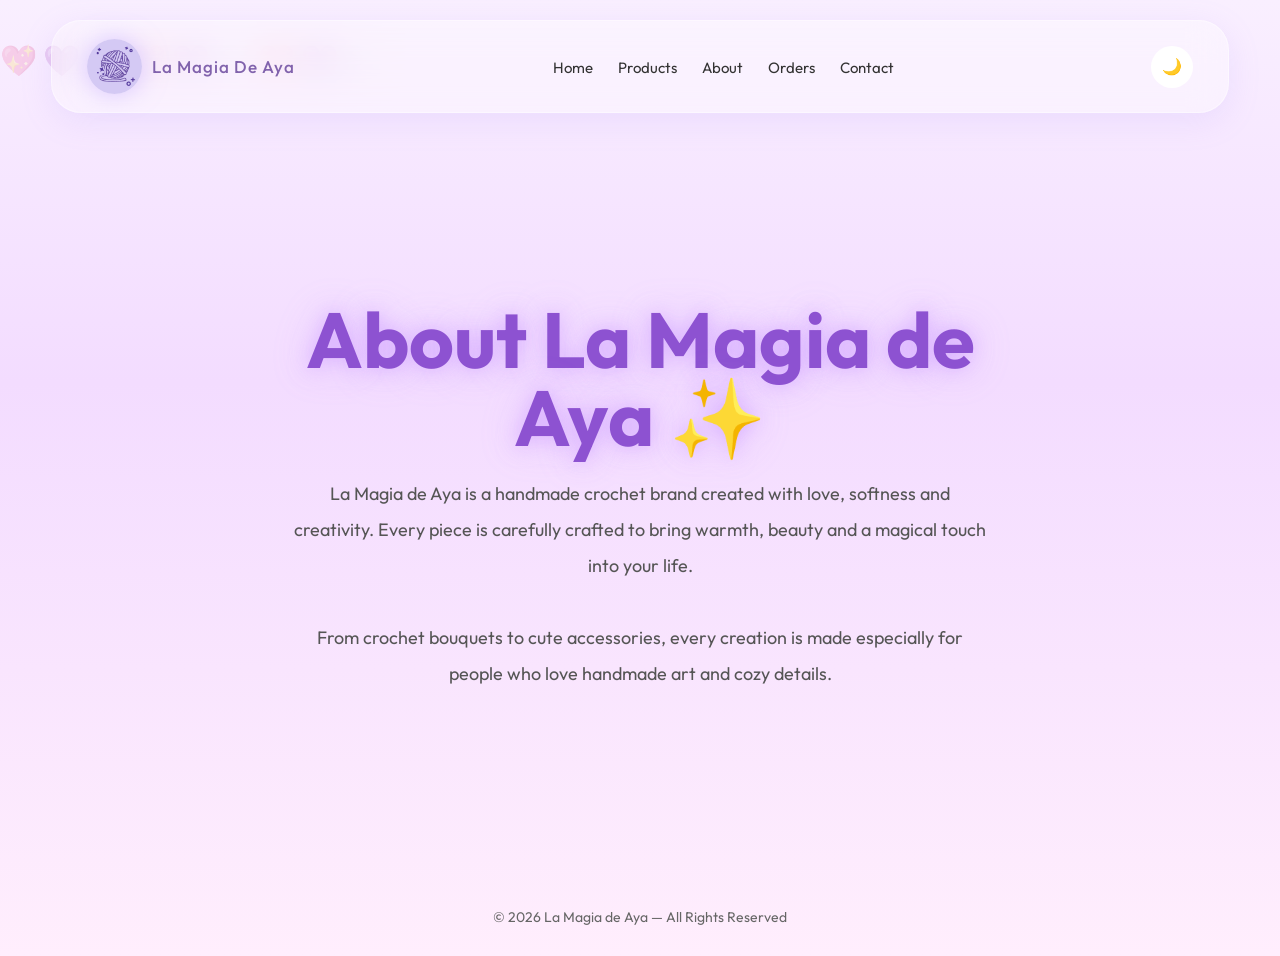
<file: about.html>
<!DOCTYPE html>
<html lang="en">
<head>

  <meta charset="UTF-8">
  <meta name="viewport" content="width=device-width, initial-scale=1.0">

  <title>About | La Magia de Aya</title>

  <link rel="preconnect" href="https://fonts.googleapis.com">
  <link rel="preconnect" href="https://fonts.gstatic.com" crossorigin>

  <link rel="preconnect" href="https://fonts.googleapis.com">
<link rel="preconnect" href="https://fonts.gstatic.com" crossorigin>

<link href="https://fonts.googleapis.com/css2?family=Outfit:wght@300;400;500;600;700&display=swap" rel="stylesheet">

  <link rel="stylesheet" href="style.css">

</head>

<body>

  <!-- Stars -->

  <div class="stars"></div>

  <!-- Navbar -->

  <header class="navbar">

    <div class="logo-container">

      <img src="logo.png" class="logo">

      <h2 class="logo-text">
        La Magia de Aya
      </h2>

    </div>

    <nav>

      <ul class="nav-links">

        <li><a href="index.html">Home</a></li>

        <li><a href="products.html">Products</a></li>

        <li><a href="about.html">About</a></li>

        <li><a href="orders.html">Orders</a></li>

        <li><a href="contact.html">Contact</a></li>

      </ul>

    </nav>

    <div class="right-section">

      <button id="darkModeBtn">
        🌙
      </button>

    </div>

  </header>

  <!-- About Section -->

  <section class="hero">

    <div class="hero-content">

      <h1>
        About La Magia de Aya ✨
      </h1>

      <p style="max-width:700px; margin:auto; line-height:2;">

        La Magia de Aya is a handmade crochet brand created with love,
        softness and creativity. Every piece is carefully crafted to bring
        warmth, beauty and a magical touch into your life.

        <br><br>

        From crochet bouquets to cute accessories,
        every creation is made especially for people
        who love handmade art and cozy details.

      </p>

    </div>

  </section>

  <!-- Footer -->

  <footer class="footer">

    <p>
      © 2026 La Magia de Aya — All Rights Reserved
    </p>

  </footer>

  <script src="script.js"></script>

</body>
</html>
</file>
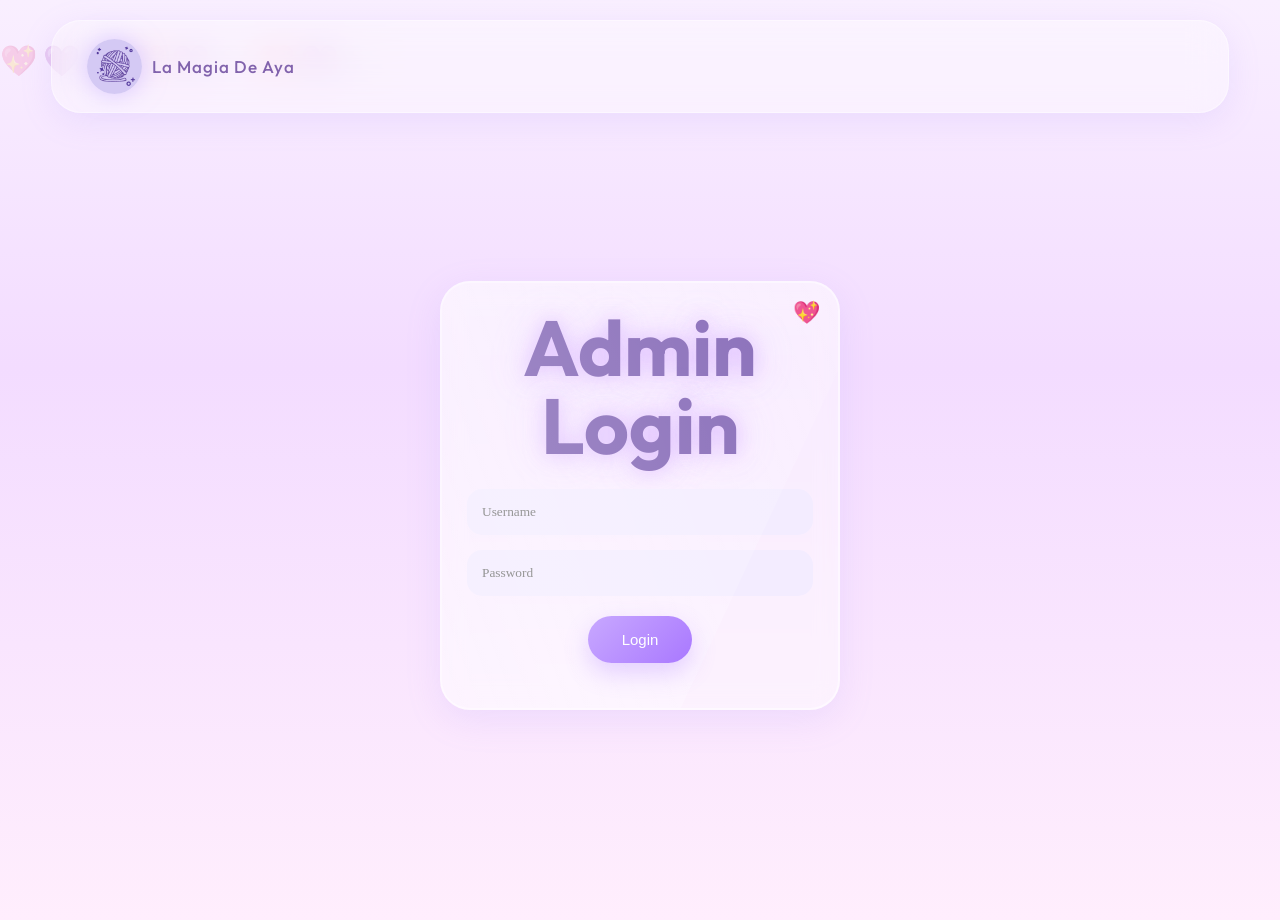
<file: admin.html>
<!DOCTYPE html>
<html lang="en">
<head>

  <meta charset="UTF-8">
  <meta name="viewport" content="width=device-width, initial-scale=1.0">

  <title>Admin Login | La Magia de Aya</title>

  <link rel="preconnect" href="https://fonts.googleapis.com">
  <link rel="preconnect" href="https://fonts.gstatic.com" crossorigin>

  <link rel="preconnect" href="https://fonts.googleapis.com">
<link rel="preconnect" href="https://fonts.gstatic.com" crossorigin>

<link href="https://fonts.googleapis.com/css2?family=Outfit:wght@300;400;500;600;700&display=swap" rel="stylesheet">

  <link rel="stylesheet" href="style.css">

</head>

<body>

  <!-- Stars -->

  <div class="stars"></div>

  <!-- Navbar -->

  <header class="navbar">

    <div class="logo-container">

      <img src="logo.png" class="logo">

      <h2 class="logo-text">
        La Magia de Aya
      </h2>

    </div>

  </header>

  <!-- Admin Login -->

  <section class="hero">

    <div class="product-card" style="max-width:400px; width:100%;">

      <h1 style="margin-bottom:25px; color:#7d5fb2;">
        Admin Login
      </h1>

      <input
        type="text"
        id="username"
        placeholder="Username"
        style="
          width:100%;
          padding:15px;
          margin-bottom:15px;
          border:none;
          border-radius:15px;
          background:#f3ecff;
          font-family:Poppins;
        "
      >

      <input
        type="password"
        id="password"
        placeholder="Password"
        style="
          width:100%;
          padding:15px;
          margin-bottom:20px;
          border:none;
          border-radius:15px;
          background:#f3ecff;
          font-family:Poppins;
        "
      >

      <button
        onclick="loginAdmin()"
        class="hero-btn"
        style="border:none; cursor:pointer;"
      >
        Login
      </button>

      <p
        id="loginMessage"
        style="margin-top:20px; color:red;"
      ></p>

    </div>

  </section>

  <script>

    function loginAdmin(){

      const username =
      document.getElementById("username").value;

      const password =
      document.getElementById("password").value;

      const message =
      document.getElementById("loginMessage");

      if(
        username === "aya" &&
        password === "aya_aya_000"
      ){

        window.location.href = "settings.html";

      }else{

        message.innerHTML =
        "Wrong username or password.";

      }

    }

  </script>

</body>
</html>
</file>
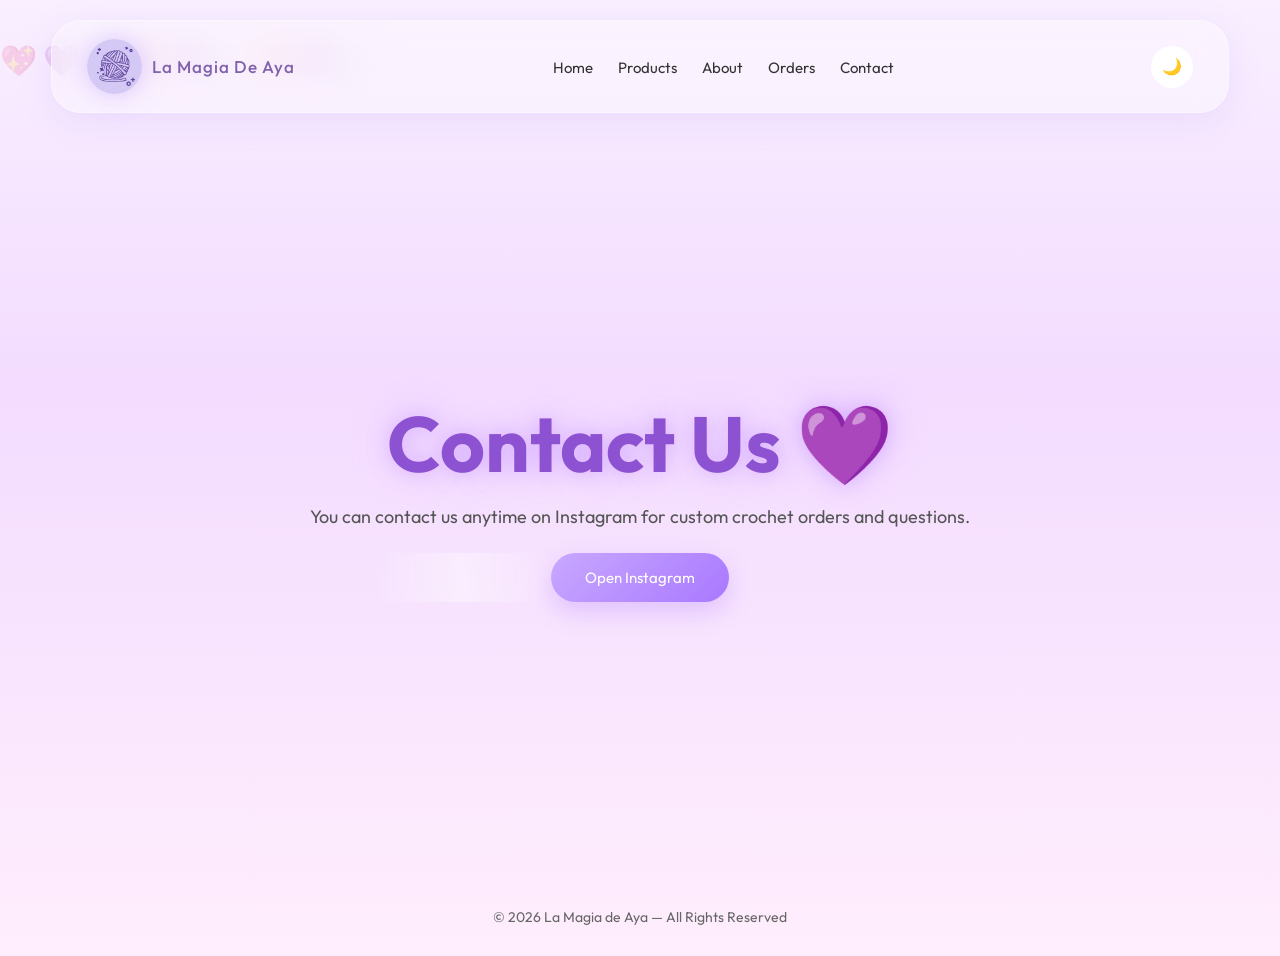
<file: contact.html>
<!DOCTYPE html>
<html lang="en">
<head>

  <meta charset="UTF-8">
  <meta name="viewport" content="width=device-width, initial-scale=1.0">

  <title>Contact | La Magia de Aya</title>

  <link rel="preconnect" href="https://fonts.googleapis.com">
  <link rel="preconnect" href="https://fonts.gstatic.com" crossorigin>

  <link rel="preconnect" href="https://fonts.googleapis.com">
<link rel="preconnect" href="https://fonts.gstatic.com" crossorigin>

<link href="https://fonts.googleapis.com/css2?family=Outfit:wght@300;400;500;600;700&display=swap" rel="stylesheet">

  <link rel="stylesheet" href="style.css">

</head>

<body>

  <!-- Stars -->

  <div class="stars"></div>

  <!-- Navbar -->

  <header class="navbar">

    <div class="logo-container">

      <img src="logo.png" class="logo">

      <h2 class="logo-text">
        La Magia de Aya
      </h2>

    </div>

    <nav>

      <ul class="nav-links">

        <li><a href="index.html">Home</a></li>

        <li><a href="products.html">Products</a></li>

        <li><a href="about.html">About</a></li>

        <li><a href="orders.html">Orders</a></li>

        <li><a href="contact.html">Contact</a></li>

      </ul>

    </nav>

    <div class="right-section">

      <button id="darkModeBtn">
        🌙
      </button>

    </div>

  </header>

  <!-- Contact Section -->

  <section class="hero">

    <div class="hero-content">

      <h1>
        Contact Us 💜
      </h1>

      <p>
        You can contact us anytime on Instagram for custom crochet orders and questions.
      </p>

      <a
        href="https://www.instagram.com/la.magia_de.aya"
        target="_blank"
        class="hero-btn"
      >
        Open Instagram
      </a>

    </div>

  </section>

  <!-- Footer -->

  <footer class="footer">

    <p>
      © 2026 La Magia de Aya — All Rights Reserved
    </p>

  </footer>

  <script src="script.js"></script>

</body>
</html>
</file>
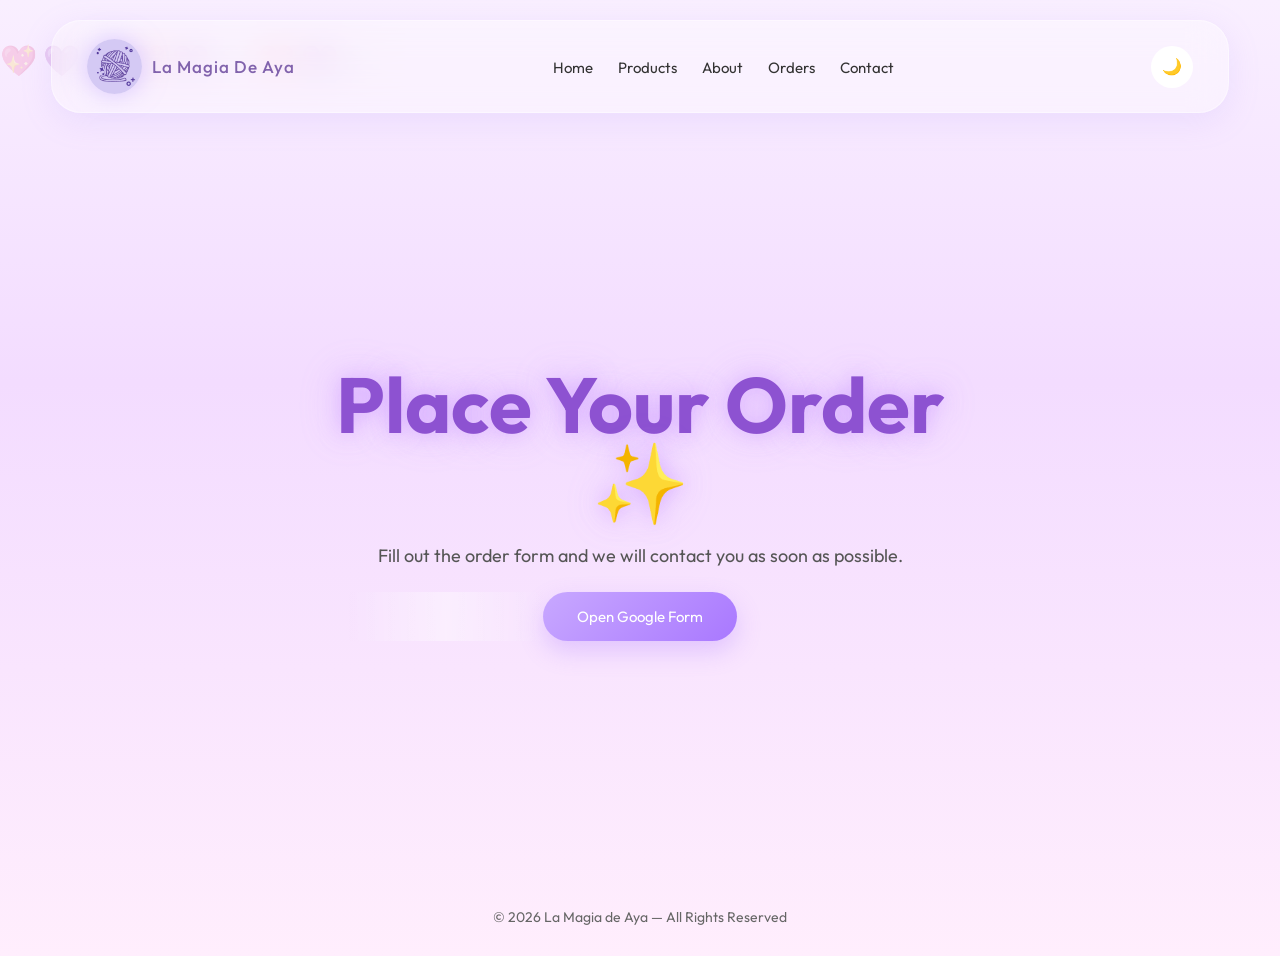
<file: orders.html>
<!DOCTYPE html>
<html lang="en">
<head>

  <meta charset="UTF-8">
  <meta name="viewport" content="width=device-width, initial-scale=1.0">

  <title>Orders | La Magia de Aya</title>

  <link rel="preconnect" href="https://fonts.googleapis.com">
  <link rel="preconnect" href="https://fonts.gstatic.com" crossorigin>

  <link rel="preconnect" href="https://fonts.googleapis.com">
<link rel="preconnect" href="https://fonts.gstatic.com" crossorigin>

<link href="https://fonts.googleapis.com/css2?family=Outfit:wght@300;400;500;600;700&display=swap" rel="stylesheet">

  <link rel="stylesheet" href="style.css">

</head>

<body>

  <!-- Stars -->

  <div class="stars"></div>

  <!-- Navbar -->

  <header class="navbar">

    <div class="logo-container">

      <img src="logo.png" class="logo">

      <h2 class="logo-text">
        La Magia de Aya
      </h2>

    </div>

    <nav>

      <ul class="nav-links">

        <li><a href="index.html">Home</a></li>

        <li><a href="products.html">Products</a></li>

        <li><a href="about.html">About</a></li>

        <li><a href="orders.html">Orders</a></li>

        <li><a href="contact.html">Contact</a></li>

      </ul>

    </nav>

    <div class="right-section">

      <button id="darkModeBtn">
        🌙
      </button>

    </div>

  </header>

  <!-- Orders Section -->

  <section class="hero">

    <div class="hero-content">

      <h1>
        Place Your Order ✨
      </h1>

      <p>
        Fill out the order form and we will contact you as soon as possible.
      </p>

      <a
        href="https://docs.google.com/forms/d/e/1FAIpQLSezouxOX0NNHq_AW-qlQhIBjx-VJKvhOivEp5aCNUUHLWCrKQ/viewform"
        target="_blank"
        class="hero-btn"
      >
        Open Google Form
      </a>

    </div>

  </section>

  <!-- Footer -->

  <footer class="footer">

    <p>
      © 2026 La Magia de Aya — All Rights Reserved
    </p>

  </footer>

  <script src="script.js"></script>

</body>
</html>
</file>
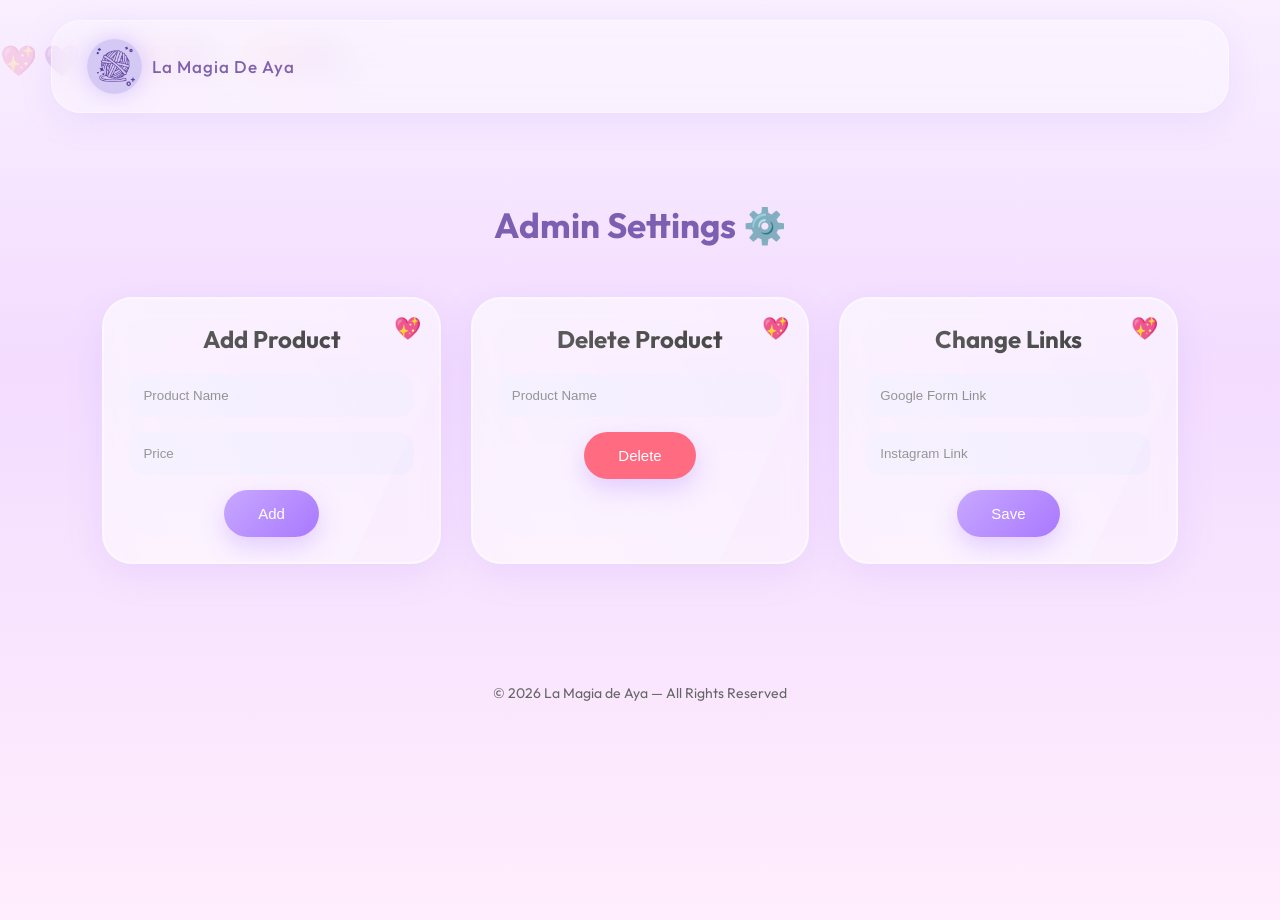
<file: settings.html>
<!DOCTYPE html>
<html lang="en">
<head>

  <meta charset="UTF-8">
  <meta name="viewport" content="width=device-width, initial-scale=1.0">

  <title>Settings | La Magia de Aya</title>

  <link rel="preconnect" href="https://fonts.googleapis.com">
  <link rel="preconnect" href="https://fonts.gstatic.com" crossorigin>

  <link rel="preconnect" href="https://fonts.googleapis.com">
<link rel="preconnect" href="https://fonts.gstatic.com" crossorigin>

<link href="https://fonts.googleapis.com/css2?family=Outfit:wght@300;400;500;600;700&display=swap" rel="stylesheet">

  <link rel="stylesheet" href="style.css">

</head>

<body>

  <!-- Stars -->

  <div class="stars"></div>

  <!-- Navbar -->

  <header class="navbar">

    <div class="logo-container">

      <img src="logo.png" class="logo">

      <h2 class="logo-text">
        La Magia de Aya
      </h2>

    </div>

  </header>

  <!-- Settings -->

  <section class="products-preview">

    <h1 class="section-title">
      Admin Settings ⚙️
    </h1>

    <div class="products-grid">

      <!-- Add Product -->

      <div class="product-card">

        <h2 style="margin-bottom:20px;">
          Add Product
        </h2>

        <input
          type="text"
          placeholder="Product Name"
          style="
            width:100%;
            padding:14px;
            margin-bottom:15px;
            border:none;
            border-radius:15px;
            background:#f3ecff;
          "
        >

        <input
          type="text"
          placeholder="Price"
          style="
            width:100%;
            padding:14px;
            margin-bottom:15px;
            border:none;
            border-radius:15px;
            background:#f3ecff;
          "
        >

        <button
          class="hero-btn"
          style="border:none; cursor:pointer;"
        >
          Add
        </button>

      </div>

      <!-- Delete Product -->

      <div class="product-card">

        <h2 style="margin-bottom:20px;">
          Delete Product
        </h2>

        <input
          type="text"
          placeholder="Product Name"
          style="
            width:100%;
            padding:14px;
            margin-bottom:15px;
            border:none;
            border-radius:15px;
            background:#f3ecff;
          "
        >

        <button
          class="hero-btn"
          style="
            border:none;
            cursor:pointer;
            background:#ff6b81;
          "
        >
          Delete
        </button>

      </div>

      <!-- Change Links -->

      <div class="product-card">

        <h2 style="margin-bottom:20px;">
          Change Links
        </h2>

        <input
          type="text"
          placeholder="Google Form Link"
          style="
            width:100%;
            padding:14px;
            margin-bottom:15px;
            border:none;
            border-radius:15px;
            background:#f3ecff;
          "
        >

        <input
          type="text"
          placeholder="Instagram Link"
          style="
            width:100%;
            padding:14px;
            margin-bottom:15px;
            border:none;
            border-radius:15px;
            background:#f3ecff;
          "
        >

        <button
          class="hero-btn"
          style="border:none; cursor:pointer;"
        >
          Save
        </button>

      </div>

    </div>

  </section>

  <!-- Footer -->

  <footer class="footer">

    <p>
      © 2026 La Magia de Aya — All Rights Reserved
    </p>

  </footer>

</body>
</html>
</file>
<file: style.css>
/* css/style.css */

*{
  margin:0;
  padding:0;
  box-sizing:border-box;
}

body{

  font-family:'Outfit',sans-serif;

  background:
  linear-gradient(
    180deg,
    #f9efff 0%,
    #f3dcff 40%,
    #ffeefd 100%
  );

  color:#2e2e2e;

  overflow-x:hidden;

  transition:0.4s;

  min-height:100vh;

  position:relative;
}


/* NAVBAR */

.navbar{
  width:92%;
  margin:auto;
  margin-top:20px;

  display:flex;
  justify-content:space-between;
  align-items:center;

  padding:18px 35px;

  position:sticky;
  top:15px;

  border-radius:30px;

  backdrop-filter:blur(18px);

  background:rgba(255,255,255,0.35);

  border:1px solid rgba(255,255,255,0.4);

  box-shadow:
  0 8px 32px rgba(167,139,250,0.15);

  z-index:1000;
}

.logo-container{
  display:flex;
  align-items:center;
  gap:10px;
}

.logo{
  width:55px;
  height:55px;
  object-fit:cover;
  border-radius:50%;
}

.logo-text{

  font-size:17px;

  font-weight:500;

  letter-spacing:1px;

  color:#7a5ba8;

  text-transform:capitalize;

  opacity:0.95;
}

/* NAV LINKS */

.nav-links{
  display:flex;
  list-style:none;
  gap:25px;
}

.nav-links a{
  text-decoration:none;
  color:#333;
  font-size:15px;
  transition:0.3s;
}

.nav-links a:hover{
  color:#9f7aea;
}

/* RIGHT SECTION */

.right-section{
  display:flex;
  align-items:center;
  gap:12px;
}

#darkModeBtn,
#languageBtn{
  border:none;
  background:#ffffff;
  width:42px;
  height:42px;
  border-radius:50%;
  cursor:pointer;
  font-size:16px;
  transition:0.3s;
}

#darkModeBtn:hover,
#languageBtn:hover{
  transform:scale(1.08);
}

/* HERO */

.hero{
  width:100%;
  min-height:85vh;
  display:flex;
  justify-content:center;
  align-items:center;
  text-align:center;
  padding:40px;
}

.hero-content{
  max-width:700px;
}

.hero h1{

  font-size:78px;

  color:#8d52d1;

  margin-bottom:20px;

  line-height:1;

  font-weight:700;

  text-shadow:
  0 0 20px rgba(200,150,255,0.6),
  0 0 40px rgba(200,150,255,0.3);

}

.hero p{
  font-size:18px;
  line-height:1.7;
  margin-bottom:35px;
  color:#555;
}

.hero-btn{

  text-decoration:none;

  background:
  linear-gradient(
    135deg,
    #c8a8ff,
    #a978ff
  );

  color:white;

  padding:15px 34px;

  border-radius:40px;

  transition:0.4s;

  font-size:15px;

  box-shadow:
  0 10px 25px rgba(169,120,255,0.3);
}

.hero-btn:hover{

  transform:
  translateY(-4px)
  scale(1.03);

  box-shadow:
  0 15px 35px rgba(169,120,255,0.45);
}

/* SECTION TITLES */

.section-title{
  text-align:center;
  font-size:35px;
  margin-bottom:50px;
  color:#7d5fb2;
}

/* PRODUCTS */

.products-preview{
  padding:90px 8%;
}

.products-grid{
  display:grid;
  grid-template-columns:repeat(auto-fit,minmax(250px,1fr));
  gap:30px;
}

.product-card{

  background:rgba(255,255,255,0.45);

  border:2px solid rgba(255,255,255,0.5);

  backdrop-filter:blur(12px);

  border-radius:30px;

  padding:25px;

  text-align:center;

  transition:0.45s ease;

  box-shadow:
  0 10px 35px rgba(167,139,250,0.15);

  overflow:hidden;

  position:relative;
}

.product-card::before{

  content:"";

  position:absolute;

  top:-100%;

  left:-100%;

  width:200%;

  height:200%;

  background:
  linear-gradient(
    45deg,
    transparent,
    rgba(255,255,255,0.25),
    transparent
  );

  transform:rotate(25deg);

  transition:0.8s;
}

.product-card:hover::before{

  top:100%;
  left:100%;
}

.product-card:hover{

  transform:
  translateY(-12px)
  scale(1.02);

  box-shadow:
  0 18px 45px rgba(167,139,250,0.25);
}

.product-card img{
  width:100%;
  border-radius:20px;
  margin-bottom:20px;
}

.product-card h3{
  margin-bottom:10px;
  color:#444;
}

.product-card p{
  margin-bottom:20px;
  color:#7d5fb2;
  font-weight:600;
}

.order-btn{
  display:inline-block;
  text-decoration:none;
  background:#b799ff;
  color:white;
  padding:12px 24px;
  border-radius:30px;
  transition:0.3s;
}

.order-btn:hover{
  background:#9870ec;
}

/* REVIEWS */

.reviews{
  padding:90px 8%;
}

.reviews-grid{
  display:grid;
  grid-template-columns:repeat(auto-fit,minmax(250px,1fr));
  gap:30px;
}

.review-card{
  background:white;
  padding:30px;
  border-radius:25px;
  text-align:center;
  box-shadow:0 10px 30px rgba(0,0,0,0.05);
}

.stars-review{
  margin-bottom:15px;
  font-size:20px;
}

.review-card p{
  color:#555;
  line-height:1.6;
  margin-bottom:15px;
}

/* FOOTER */

.footer{
  text-align:center;
  padding:30px;
  color:#666;
  font-size:14px;
}

/* DARK MODE */

.dark-mode{
  background:#18141f;
  color:white;
}

.dark-mode .navbar{
  background:rgba(30,30,30,0.6);
}

.dark-mode .product-card,
.dark-mode .review-card{
  background:#241d31;
  color:white;
}

.dark-mode .hero p,
.dark-mode .review-card p,
.dark-mode .nav-links a{
  color:#ddd;
}

.dark-mode #darkModeBtn,
.dark-mode #languageBtn{
  background:#2f2740;
  color:white;
}

/* RESPONSIVE */

@media(max-width:900px){

  .navbar{
    flex-direction:column;
    gap:20px;
  }

  .nav-links{
    flex-wrap:wrap;
    justify-content:center;
  }

  .hero h1{
    font-size:40px;
  }

}

@media(max-width:600px){

  .hero h1{
    font-size:32px;
  }

  .section-title{
    font-size:28px;
  }

  .hero p{
    font-size:15px;
  }

}

/* FLOATING EFFECT */

.hero-content{
  animation:floatHero 4s ease-in-out infinite;
}

@keyframes floatHero{

  0%{
    transform:translateY(0px);
  }

  50%{
    transform:translateY(-10px);
  }

  100%{
    transform:translateY(0px);
  }

}

/* GLOW */

.logo{
  box-shadow:
  0 0 25px rgba(183,153,255,0.5);
}

/* PRETTY SCROLLBAR */

::-webkit-scrollbar{
  width:10px;
}

::-webkit-scrollbar-track{
  background:#f5ecff;
}

::-webkit-scrollbar-thumb{
  background:#c6a5ff;
  border-radius:20px;
}

/* HEART DECORATIONS */

.product-card::after{

  content:"💖";

  position:absolute;

  top:15px;

  right:18px;

  font-size:22px;
}

/* CUTE BUTTON EFFECT */

.hero-btn,
.order-btn{

  position:relative;

  overflow:hidden;
}

.hero-btn::before,
.order-btn::before{

  content:"";

  position:absolute;

  top:0;
  left:-100%;

  width:100%;
  height:100%;

  background:
  linear-gradient(
    90deg,
    transparent,
    rgba(255,255,255,0.4),
    transparent
  );

  transition:0.6s;
}

.hero-btn:hover::before,
.order-btn:hover::before{

  left:100%;
}
/* FLOATING HEARTS */

.stars{
  position:fixed;
  top:0;
  left:0;
  width:100%;
  height:100%;
  overflow:hidden;
  z-index:-1;
}

.stars::before{
  content:"💖 💜 🤍 💖 💜 🤍 💖 💜 🤍";

  position:absolute;

  top:0;
  left:0;

  width:300%;
  height:300%;

  font-size:30px;

  line-height:120px;

  opacity:0.2;

  white-space:break-spaces;

  animation:heartsMove 40s linear infinite;
}

@keyframes heartsMove{

  from{
    transform:translateY(0);
  }

  to{
    transform:translateY(-500px);
  }

}
</file>
